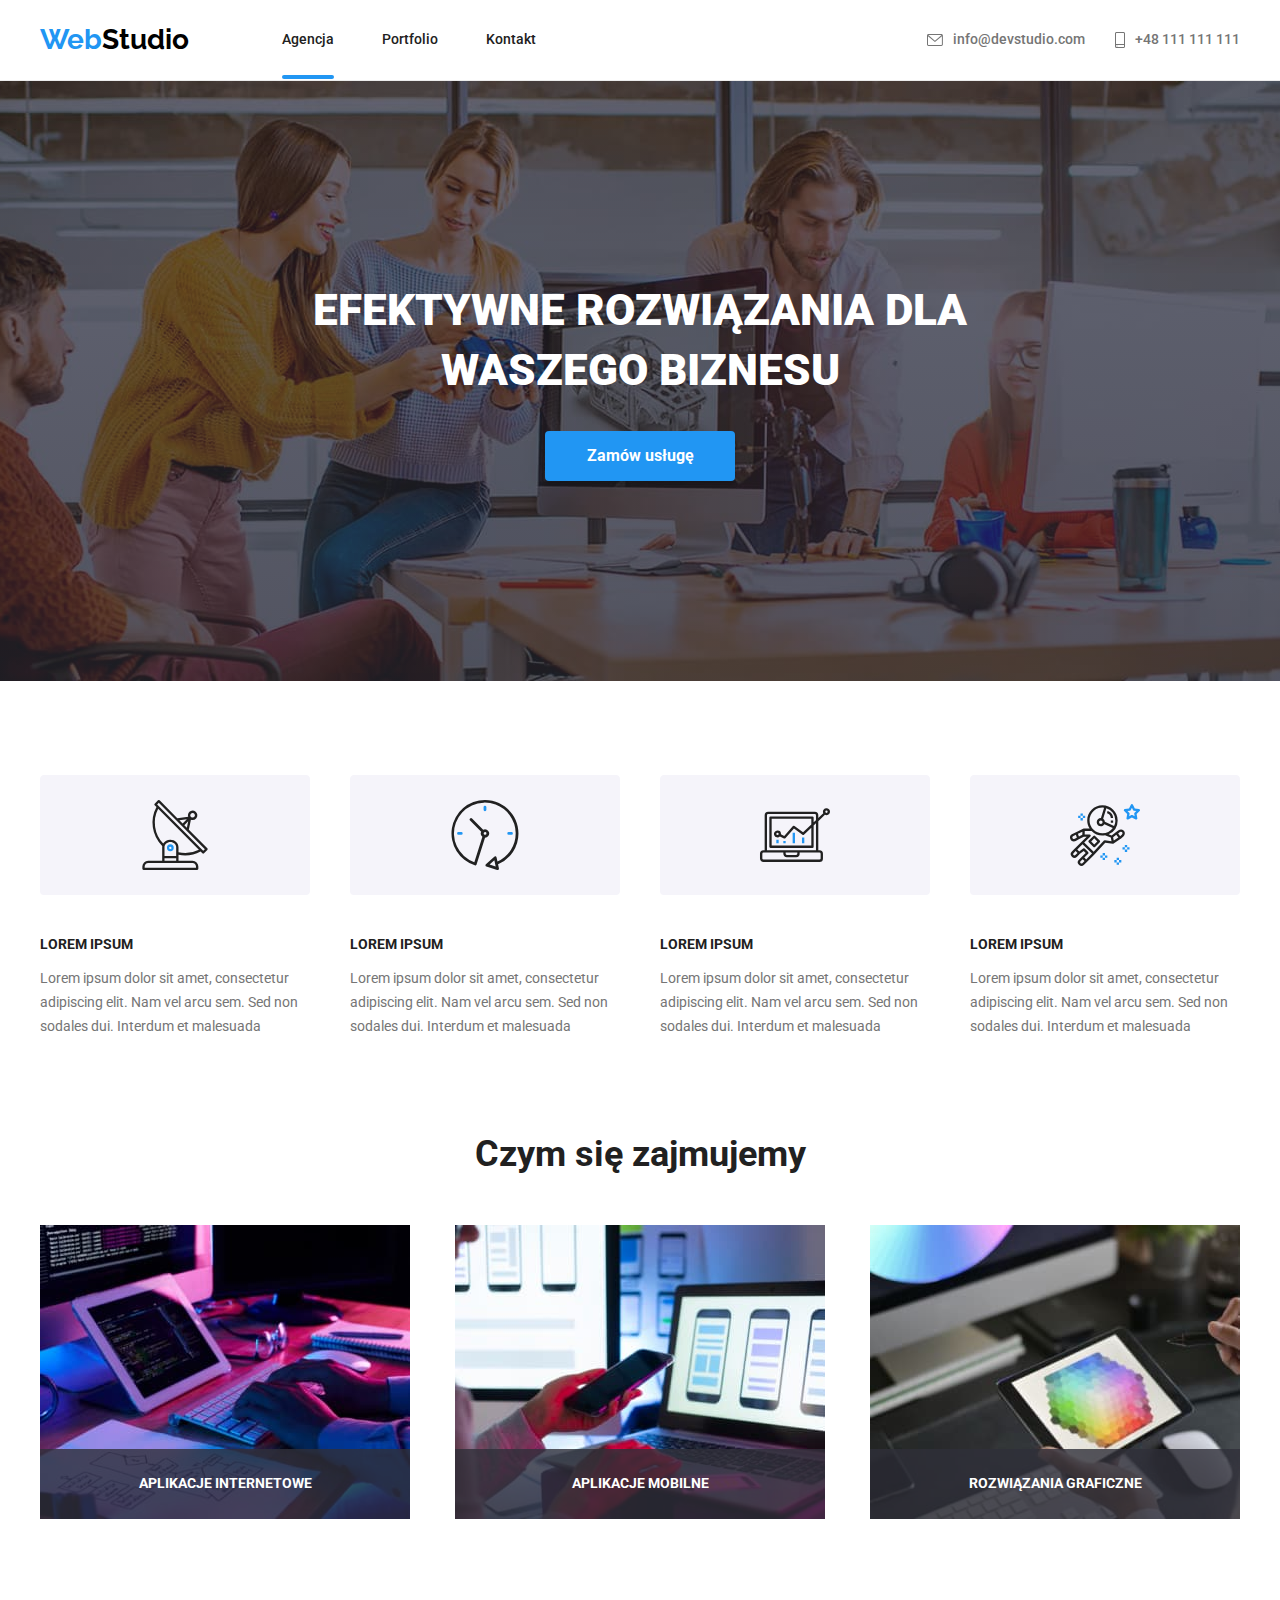
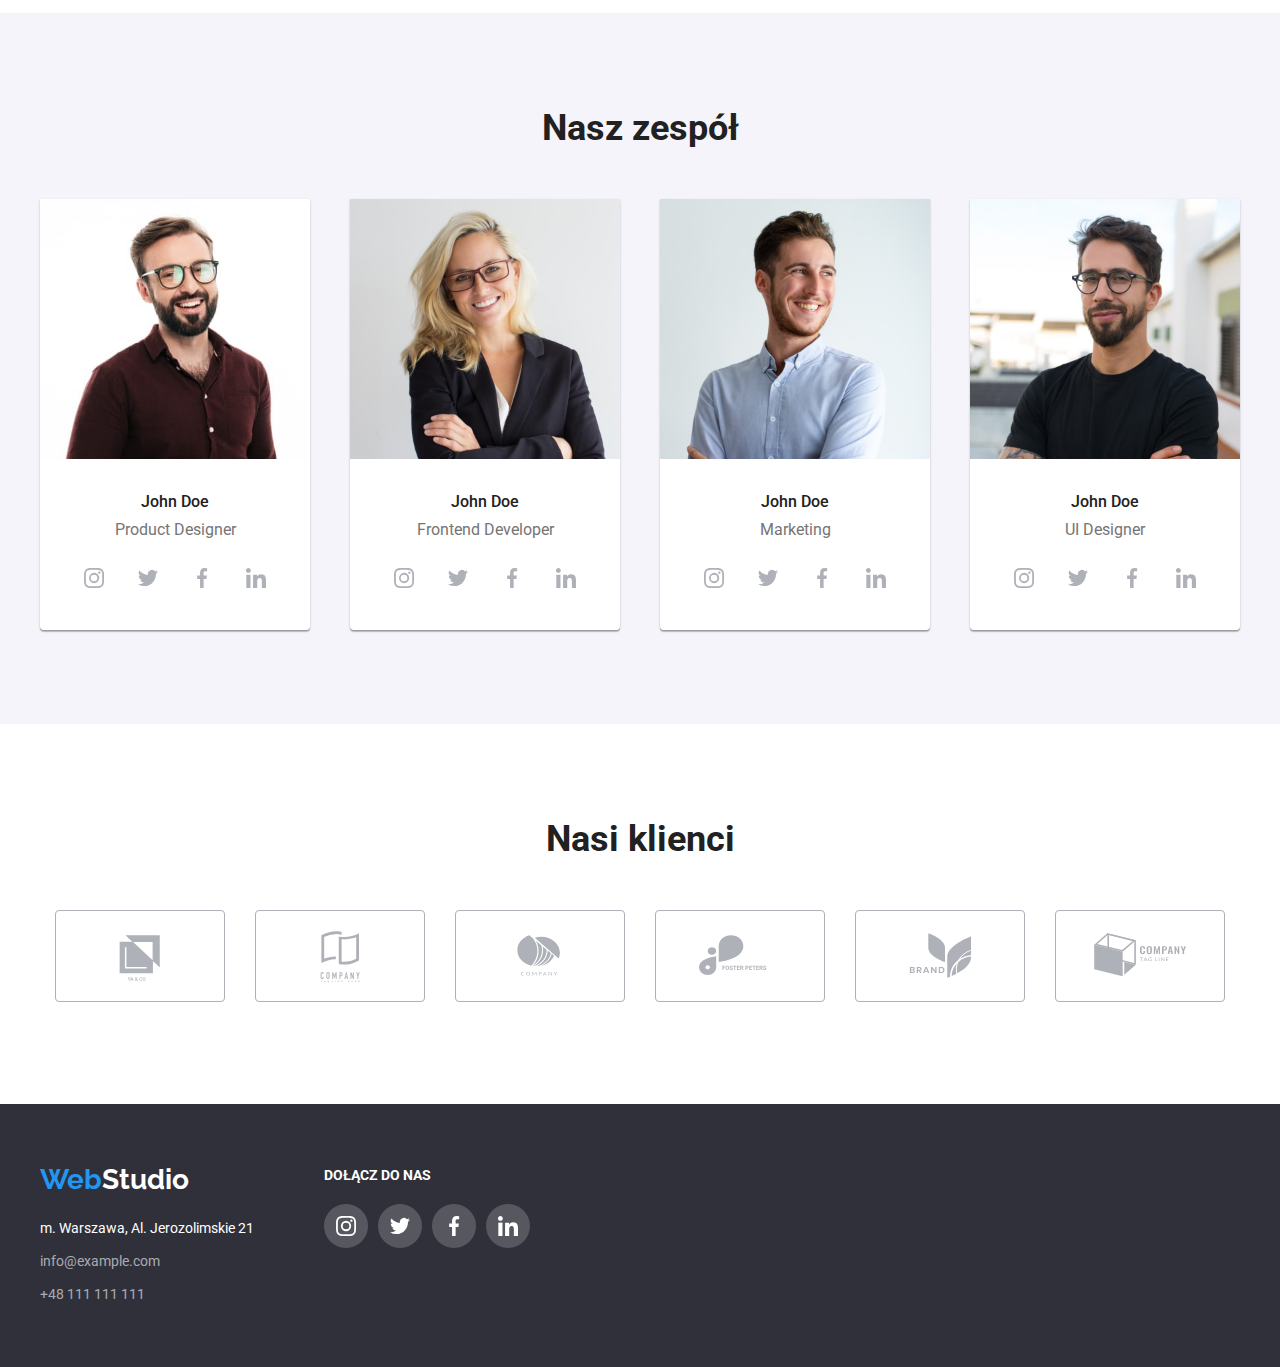
<file: index.html>
<!DOCTYPE html>
<html lang="pl">
  <head>
    <meta charset="UTF-8" />
    <meta http-equiv="X-UA-Compatible" content="IE=edge" />
    <meta name="viewport" content="width=device-width, initial-scale=1.0" />
    <title>Main page</title>
    <link rel="preconnect" href="https://fonts.googleapis.com" />
    <link rel="preconnect" href="https://fonts.gstatic.com" crossorigin />
    <link
      href="https://fonts.googleapis.com/css2?family=Raleway:wght@700&family=Roboto:wght@400;500;700;900&display=swap"
      rel="stylesheet"
    />
    <link rel="stylesheet" href="./css/modern-normalize-min.css" />
    <link rel="stylesheet" href="./css/styles.css" />
  </head>
  <body>
    <header>
      <div class="container header-parent">
        <a href="./index.html" class="logo black"><span class="logo blue">Web</span>Studio</a>
        <nav class="navig">
          <ul class="navigation list-style-none navigation-parent">
            <li><a href="./index.html" class="navigation-link agencja">Agencja</a></li>
            <li><a href="./portfolio.html" class="navigation-link">Portfolio</a></li>
            <li><a href="" class="navigation-link">Kontakt</a></li>
          </ul>
        </nav>
        <ul class="nav-links-parent list-style-none">
          <li>
            <a href="mailto:info@devstudio.com" class="icon-with-text">
              <svg class="icon-nav" width="16" height="12">
                <use href="./images/icons.svg#icon-envelope"></use>
              </svg>
              info@devstudio.com
            </a>
          </li>
          <li>
            <a href="tel:+48111111111" class="icon-with-text">
              <svg class="icon-nav" width="10" height="16">
                <use href="./images/icons.svg#icon-smartphone"></use>
              </svg>
              +48 111 111 111</a
            >
          </li>
        </ul>
      </div>
    </header>
    <main>
      <section class="sec-1-index">
        <div class="container sec-1-parent">
          <h1 class="title-sec-1-index sec-1-item">EFEKTYWNE ROZWIĄZANIA DLA WASZEGO BIZNESU</h1>
          <button type="button" class="but-sec-1-index sec-1-item modal-open" data-modal-open>Zamów usługę</button>
        </div>
      </section>
      <section class="section sec-2">
        <div class="container">
          <ul class="list-style-none sec-2-parent">
            <li class="sec-2-item">
              <svg class="icon-our-assets" width="270" height="120">
                <use href="./images/icons.svg#icon-satelite"></use>
              </svg>
              <h4 class="header4-sec-2-index">LOREM IPSUM</h4>
              <p class="par-sec-2-index">
                Lorem ipsum dolor sit amet, consectetur adipiscing elit. Nam vel arcu sem. Sed non sodales dui. Interdum
                et malesuada
              </p>
            </li>
            <li class="sec-2-item">
              <svg class="icon-our-assets" width="270" height="120">
                <use href="./images/icons.svg#icon-clock"></use>
              </svg>
              <h4 class="header4-sec-2-index">LOREM IPSUM</h4>
              <p class="par-sec-2-index">
                Lorem ipsum dolor sit amet, consectetur adipiscing elit. Nam vel arcu sem. Sed non sodales dui. Interdum
                et malesuada
              </p>
            </li>
            <li class="sec-2-item">
              <svg class="icon-our-assets" width="270" height="120">
                <use href="./images/icons.svg#icon-laptop"></use>
              </svg>
              <h4 class="header4-sec-2-index">LOREM IPSUM</h4>
              <p class="par-sec-2-index">
                Lorem ipsum dolor sit amet, consectetur adipiscing elit. Nam vel arcu sem. Sed non sodales dui. Interdum
                et malesuada
              </p>
            </li>
            <li class="sec-2-item">
              <svg class="icon-our-assets" width="270" height="120">
                <use href="./images/icons.svg#icon-astronaut"></use>
              </svg>
              <h4 class="header4-sec-2-index">LOREM IPSUM</h4>
              <p class="par-sec-2-index">
                Lorem ipsum dolor sit amet, consectetur adipiscing elit. Nam vel arcu sem. Sed non sodales dui. Interdum
                et malesuada
              </p>
            </li>
          </ul>
        </div>
      </section>
      <section class="section">
        <div class="container">
          <h2 class="header2-sec-3-index">Czym się zajmujemy</h2>
          <ul class="list-style-none sec-3-parent">
            <li class="sec-3-item">
              <div class="what-we-do-index">
                <img src="./images/index/service-1.jpg" alt="osoba pisząca na klawiaturze" width="370" height="294" />
                <p class="label-what-we-do-index">APLIKACJE INTERNETOWE</p>
              </div>
            </li>
            <li class="sec-3-item">
              <div class="what-we-do-index">
                <img src="./images/index/service-2.jpg" alt="osoba korzystająca z telefonu" width="370" height="294" />
                <p class="label-what-we-do-index">APLIKACJE MOBILNE</p>
              </div>
            </li>
            <li class="sec-3-item">
              <div class="what-we-do-index">
                <img src="./images/index/service-3.jpg" alt="osoba pracująca na tablecie" width="370" height="294" />
                <p class="label-what-we-do-index">ROZWIĄZANIA GRAFICZNE</p>
              </div>
            </li>
          </ul>
        </div>
      </section>
      <section class="sec-4-index section">
        <div class="container">
          <h2 class="header2-sec-4-index">Nasz zespół</h2>
          <ul class="list-style-none sec-4-parent">
            <li class="sec-4-item">
              <figure class="fig-settings">
                <img src="./images/index/john-doe-1.jpg" alt="John Doe 1" width="270" height="260" />
                <figcaption>
                  <h3 class="header3-sec-4-index">John Doe</h3>
                  <p class="par-sec-4-index">Product Designer</p>
                  <ul class="icons-social-media list-style-none">
                    <li>
                      <a class="circle">
                        <svg class="icon-team" width="44" height="44">
                          <use href="./images/icons.svg#icon-instagram-team"></use>
                        </svg>
                      </a>
                    </li>
                    <li>
                      <a class="circle">
                        <svg class="icon-team" width="44" height="44">
                          <use href="./images/icons.svg#icon-twitter-team"></use>
                        </svg>
                      </a>
                    </li>
                    <li>
                      <a class="circle">
                        <svg class="icon-team" width="44" height="44">
                          <use href="./images/icons.svg#icon-facebook-team"></use>
                        </svg>
                      </a>
                    </li>
                    <li>
                      <a class="circle">
                        <svg class="icon-team" width="44" height="44">
                          <use href="./images/icons.svg#icon-linkedin-team"></use>
                        </svg>
                      </a>
                    </li>
                  </ul>
                </figcaption>
              </figure>
            </li>
            <li class="sec-4-item">
              <figure class="fig-settings">
                <img src="./images/index/john-doe-2.jpg" alt="John Doe 2" width="270" height="260" />
                <figcaption>
                  <h3 class="header3-sec-4-index">John Doe</h3>
                  <p class="par-sec-4-index">Frontend Developer</p>
                  <ul class="icons-social-media list-style-none">
                    <li>
                      <a class="circle">
                        <svg class="icon-team" width="44" height="44">
                          <use href="./images/icons.svg#icon-instagram-team"></use>
                        </svg>
                      </a>
                    </li>
                    <li>
                      <a class="circle">
                        <svg class="icon-team" width="44" height="44">
                          <use href="./images/icons.svg#icon-twitter-team"></use>
                        </svg>
                      </a>
                    </li>
                    <li>
                      <a class="circle">
                        <svg class="icon-team" width="44" height="44">
                          <use href="./images/icons.svg#icon-facebook-team"></use>
                        </svg>
                      </a>
                    </li>
                    <li>
                      <a class="circle">
                        <svg class="icon-team" width="44" height="44">
                          <use href="./images/icons.svg#icon-linkedin-team"></use>
                        </svg>
                      </a>
                    </li>
                  </ul>
                </figcaption>
              </figure>
            </li>
            <li class="sec-4-item">
              <figure class="fig-settings">
                <img src="./images/index/john-doe-3.jpg" alt="John Doe 3" width="270" height="260" />
                <figcaption>
                  <h3 class="header3-sec-4-index">John Doe</h3>
                  <p class="par-sec-4-index">Marketing</p>
                  <ul class="icons-social-media list-style-none">
                    <li>
                      <a class="circle">
                        <svg class="icon-team" width="44" height="44">
                          <use href="./images/icons.svg#icon-instagram-team"></use>
                        </svg>
                      </a>
                    </li>
                    <li>
                      <a class="circle">
                        <svg class="icon-team" width="44" height="44">
                          <use href="./images/icons.svg#icon-twitter-team"></use>
                        </svg>
                      </a>
                    </li>
                    <li>
                      <a class="circle">
                        <svg class="icon-team" width="44" height="44">
                          <use href="./images/icons.svg#icon-facebook-team"></use>
                        </svg>
                      </a>
                    </li>
                    <li>
                      <a class="circle">
                        <svg class="icon-team" width="44" height="44">
                          <use href="./images/icons.svg#icon-linkedin-team"></use>
                        </svg>
                      </a>
                    </li>
                  </ul>
                </figcaption>
              </figure>
            </li>
            <li class="sec-4-item">
              <figure class="fig-settings">
                <img src="./images/index/john-doe-4.jpg" alt="John Doe 4" width="270" height="260" />
                <figcaption>
                  <h3 class="header3-sec-4-index">John Doe</h3>
                  <p class="par-sec-4-index">UI Designer</p>
                  <ul class="icons-social-media list-style-none">
                    <li>
                      <a class="circle">
                        <svg class="icon-team" width="44" height="44">
                          <use href="./images/icons.svg#icon-instagram-team"></use>
                        </svg>
                      </a>
                    </li>
                    <li>
                      <a class="circle">
                        <svg class="icon-team" width="44" height="44">
                          <use href="./images/icons.svg#icon-twitter-team"></use>
                        </svg>
                      </a>
                    </li>
                    <li>
                      <a class="circle">
                        <svg class="icon-team" width="44" height="44">
                          <use href="./images/icons.svg#icon-facebook-team"></use>
                        </svg>
                      </a>
                    </li>
                    <li>
                      <a class="circle">
                        <svg class="icon-team" width="44" height="44">
                          <use href="./images/icons.svg#icon-linkedin-team"></use>
                        </svg>
                      </a>
                    </li>
                  </ul>
                </figcaption>
              </figure>
            </li>
          </ul>
        </div>
      </section>
      <section class="sec-5-index section">
        <div class="container">
          <h2 class="header2-sec-4-index">Nasi klienci</h2>
          <ul class="icons-clients list-style-none">
            <li>
              <svg class="icon-client" width="170" height="92"><use href="./images/icons.svg#icon-client-1"></use></svg>
            </li>
            <li>
              <svg class="icon-client" width="170" height="92"><use href="./images/icons.svg#icon-client-2"></use></svg>
            </li>
            <li>
              <svg class="icon-client" width="170" height="92"><use href="./images/icons.svg#icon-client-3"></use></svg>
            </li>
            <li>
              <svg class="icon-client" width="170" height="92"><use href="./images/icons.svg#icon-client-4"></use></svg>
            </li>
            <li>
              <svg class="icon-client" width="170" height="92"><use href="./images/icons.svg#icon-client-5"></use></svg>
            </li>
            <li>
              <svg class="icon-client" width="170" height="92"><use href="./images/icons.svg#icon-client-6"></use></svg>
            </li>
          </ul>
        </div>
      </section>
    </main>
    <footer class="foot">
      <div class="container foot-parent">
        <div>
          <a href="./index.html" class="logo white"><span class="logo blue">Web</span>Studio</a>
          <address class="addr">
            <ul class="list-style-none addr-list">
              <li class="address-address">m. Warszawa, Al. Jerozolimskie 21</li>
              <li><a href="mailto:info@example.com" class="address-mail">info@example.com</a></li>
              <li><a href="tel:+111111111" class="address-tel">+48 111 111 111</a></li>
            </ul>
          </address>
        </div>
        <div>
          <ul class="footer-join-us list-style-none">
            <li>
              <h4 class="footer-social-media">DOŁĄCZ DO NAS</h4>
            </li>
            <li>
              <ul class="footer-icons-social-media list-style-none">
                <li>
                  <a class="circle2">
                    <svg class="icon-footer" width="44" height="44">
                      <use href="./images/icons.svg#icon-instagram-footer"></use>
                    </svg>
                  </a>
                </li>
                <li>
                  <a class="circle2">
                    <svg class="icon-footer" width="44" height="44">
                      <use href="./images/icons.svg#icon-twitter-footer"></use>
                    </svg>
                  </a>
                </li>
                <li>
                  <a class="circle2">
                    <svg class="icon-footer" width="44" height="44">
                      <use href="./images/icons.svg#icon-facebook-footer"></use>
                    </svg>
                  </a>
                </li>
                <li>
                  <a class="circle2">
                    <svg class="icon-footer" width="44" height="44">
                      <use href="./images/icons.svg#icon-linkedin-footer"></use>
                    </svg>
                  </a>
                </li>
              </ul>
            </li>
          </ul>
        </div>
      </div>
    </footer>
    <div class="backdrop is-hidden" data-modal>
      <div class="modal">
        <button type="button" class="modal-close" data-modal-close>
          <svg width="18" height="18"><use href="./images/icons.svg#close"></use></svg>
        </button>
      </div>
    </div>
    <script src="./js/modal.js"></script>
  </body>
</html>
</file>
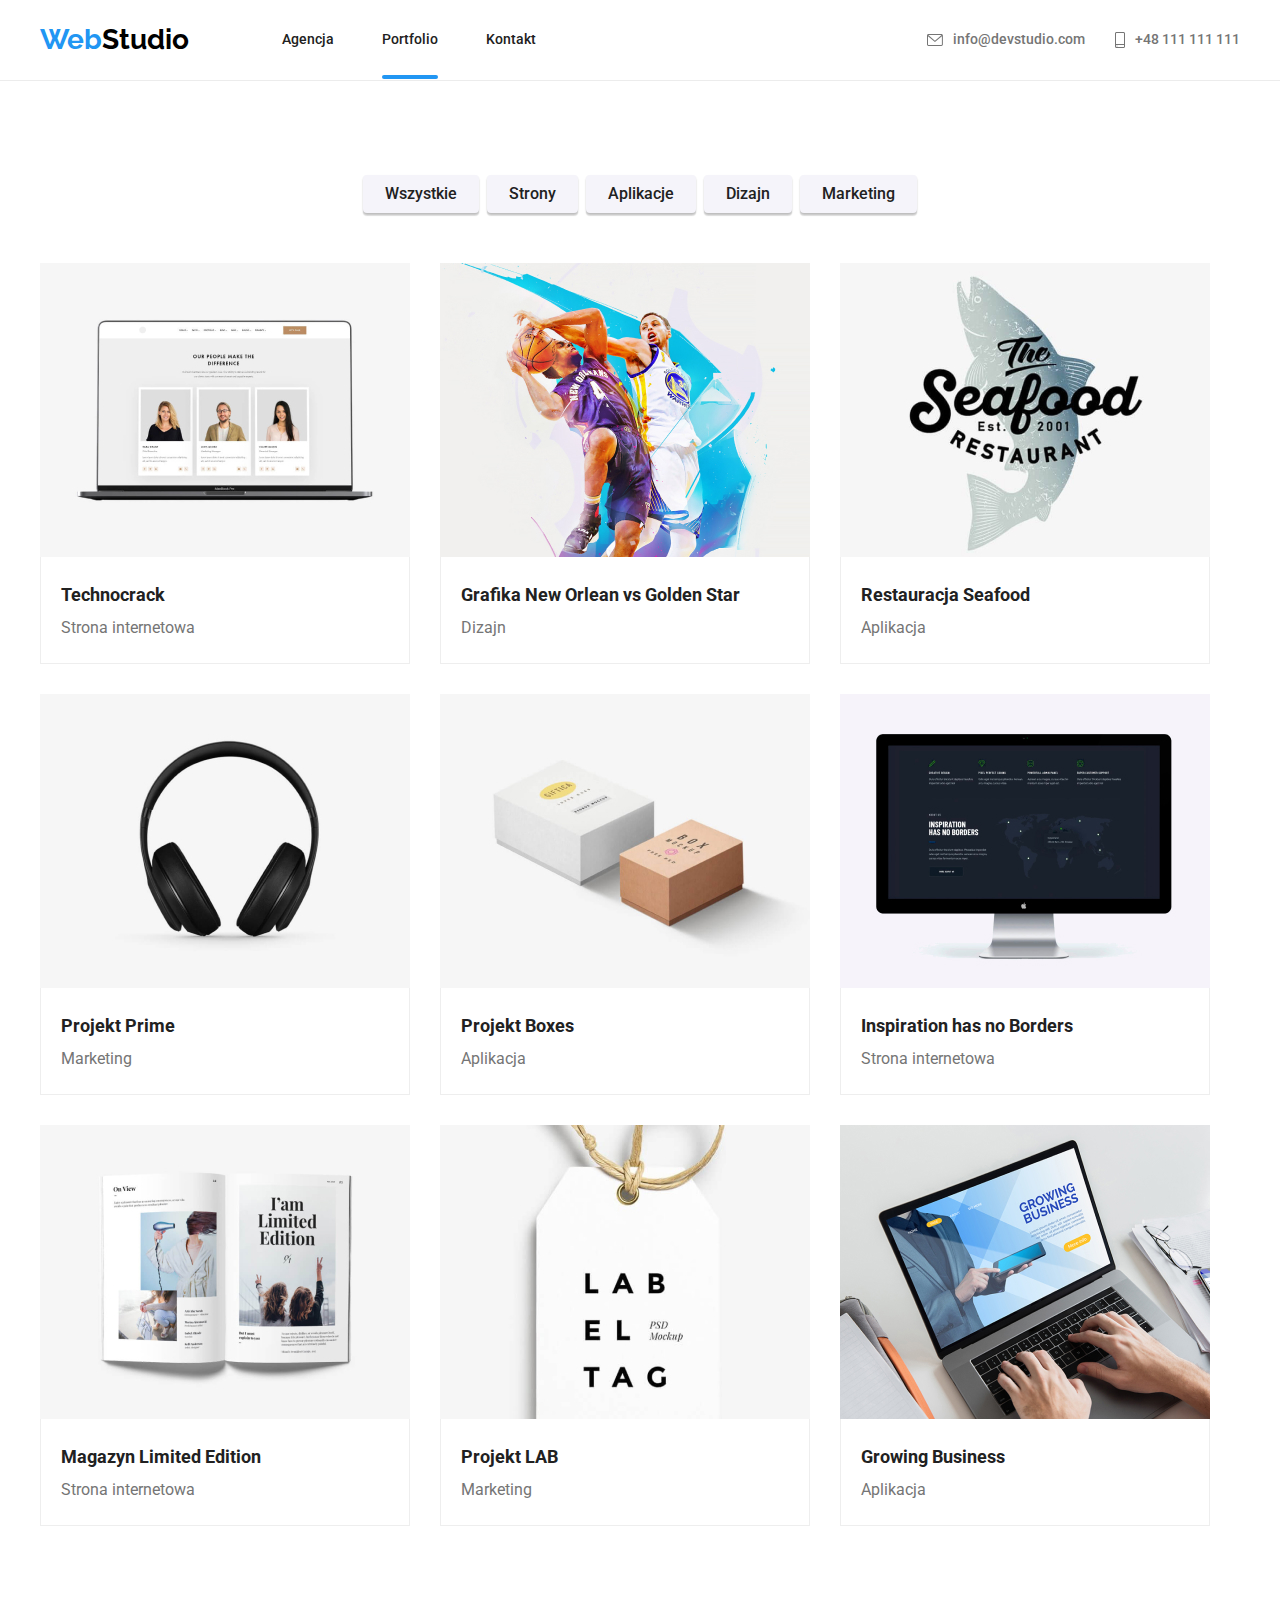
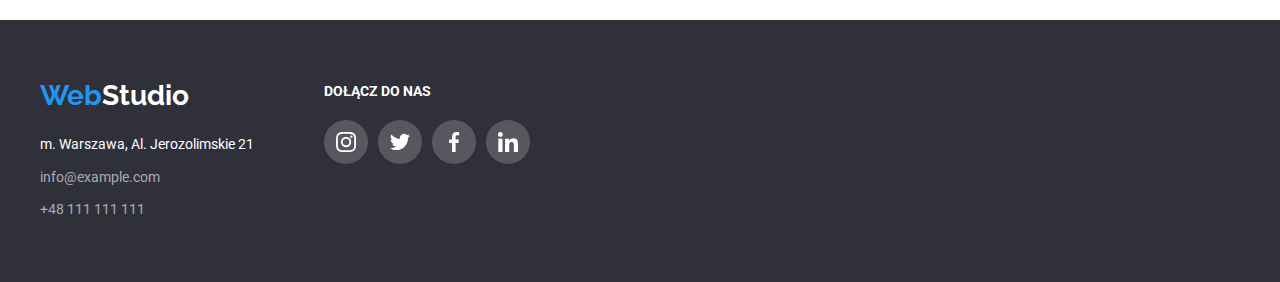
<file: portfolio.html>
<!DOCTYPE html>
<html lang="pl">
  <head>
    <meta charset="UTF-8" />
    <meta http-equiv="X-UA-Compatible" content="IE=edge" />
    <meta name="viewport" content="width=device-width, initial-scale=1.0" />
    <title>Portfolio</title>
    <link rel="preconnect" href="https://fonts.googleapis.com" />
    <link rel="preconnect" href="https://fonts.gstatic.com" crossorigin />
    <link
      href="https://fonts.googleapis.com/css2?family=Raleway:wght@700&family=Roboto:wght@400;500;700;900&display=swap"
      rel="stylesheet"
    />
    <link rel="stylesheet" href="./css/modern-normalize-min.css" />
    <link rel="stylesheet" href="./css/styles.css" />
  </head>
  <body>
    <header>
      <div class="container header-parent">
        <a href="./index.html" class="logo black"><span class="logo blue">Web</span>Studio</a>
        <nav class="navig">
          <ul class="navigation list-style-none navigation-parent">
            <li><a href="./index.html" class="navigation-link">Agencja</a></li>
            <li><a href="./portfolio.html" class="navigation-link portfolio">Portfolio</a></li>
            <li><a href="" class="navigation-link">Kontakt</a></li>
          </ul>
        </nav>
        <ul class="nav-links-parent list-style-none">
          <li>
            <a href="mailto:info@devstudio.com" class="icon-with-text">
              <svg class="icon-nav" width="16" height="12">
                <use href="./images/icons.svg#icon-envelope"></use>
              </svg>
              info@devstudio.com
            </a>
          </li>
          <li>
            <a href="tel:+48111111111" class="icon-with-text">
              <svg class="icon-nav" width="10" height="16">
                <use href="./images/icons.svg#icon-smartphone"></use>
              </svg>
              +48 111 111 111</a
            >
          </li>
        </ul>
      </div>
    </header>
    <main>
      <section class="section">
        <div class="container">
          <ul class="ul-sec-1-portfolio list-style-none portfolio-buttons-parent">
            <li class="portfolio-buttons-item"><button type="button">Wszystkie</button></li>
            <li class="portfolio-buttons-item"><button type="button">Strony</button></li>
            <li class="portfolio-buttons-item"><button type="button">Aplikacje</button></li>
            <li class="portfolio-buttons-item"><button type="button">Dizajn</button></li>
            <li class="portfolio-buttons-item"><button type="button">Marketing</button></li>
          </ul>
        </div>
        <div class="container">
          <ul class="list-style-none portfolio-cards-parent">
            <li class="portfolio-cards-item">
              <figure>
                <div class="box">
                  <img
                    src="./images/portfolio/technocrack.jpg"
                    alt="Technocrack"
                    width="370"
                    height="294"
                    class="image"
                  />
                  <div class="overlay">
                    <p>
                      Technocrack jest popularną platformą wykorzystywaną do rozpowszechniania koronawirusa.<br />
                      Firmy wykorzystują tę platformę do celów szpiegowskich i ataków na niezabezpieczone serwery
                      konkurencji
                    </p>
                  </div>
                </div>

                <figcaption class="figcap-sec2-portfolio">
                  <h3 class="header3-sec-2-portfolio">Technocrack</h3>
                  <p class="par-sec-2-portfolio">Strona internetowa</p>
                </figcaption>
              </figure>
            </li>
            <li class="portfolio-cards-item">
              <figure>
                <div class="box">
                  <img
                    src="./images/portfolio/new-orlean-vs-golden-star.jpg"
                    alt="Grafika New Orlean vs Golden Star"
                    width="370"
                    height="294"
                    class="image"
                  />
                  <div class="overlay">
                    <p>
                      Technocrack jest popularną platformą wykorzystywaną do rozpowszechniania koronawirusa.<br />
                      Firmy wykorzystują tę platformę do celów szpiegowskich i ataków na niezabezpieczone serwery
                      konkurencji
                    </p>
                  </div>
                </div>
                <figcaption class="figcap-sec2-portfolio">
                  <h3 class="header3-sec-2-portfolio">Grafika New Orlean vs Golden Star</h3>
                  <p class="par-sec-2-portfolio">Dizajn</p>
                </figcaption>
              </figure>
            </li>
            <li class="portfolio-cards-item">
              <figure>
                <div class="box">
                  <img
                    src="./images/portfolio/restaurant-seafood.jpg"
                    alt="Restauracja Seafood"
                    width="370"
                    height="294"
                    class="image"
                  />
                  <div class="overlay">
                    <p>
                      Technocrack jest popularną platformą wykorzystywaną do rozpowszechniania koronawirusa.<br />
                      Firmy wykorzystują tę platformę do celów szpiegowskich i ataków na niezabezpieczone serwery
                      konkurencji
                    </p>
                  </div>
                </div>
                <figcaption class="figcap-sec2-portfolio">
                  <h3 class="header3-sec-2-portfolio">Restauracja Seafood</h3>
                  <p class="par-sec-2-portfolio">Aplikacja</p>
                </figcaption>
              </figure>
            </li>
            <li class="portfolio-cards-item">
              <figure>
                <div class="box">
                  <img
                    src="./images/portfolio/project-prime.jpg"
                    alt="Projekt Prime"
                    width="370"
                    height="294"
                    class="image"
                  />
                  <div class="overlay">
                    <p>
                      Technocrack jest popularną platformą wykorzystywaną do rozpowszechniania koronawirusa.<br />
                      Firmy wykorzystują tę platformę do celów szpiegowskich i ataków na niezabezpieczone serwery
                      konkurencji
                    </p>
                  </div>
                </div>
                <figcaption class="figcap-sec2-portfolio">
                  <h3 class="header3-sec-2-portfolio">Projekt Prime</h3>
                  <p class="par-sec-2-portfolio">Marketing</p>
                </figcaption>
              </figure>
            </li>
            <li class="portfolio-cards-item">
              <figure>
                <div class="box">
                  <img
                    src="./images/portfolio/project-boxes.jpg"
                    alt="Projekt Boxes"
                    width="370"
                    height="294"
                    class="image"
                  />
                  <div class="overlay">
                    <p>
                      Technocrack jest popularną platformą wykorzystywaną do rozpowszechniania koronawirusa.<br />
                      Firmy wykorzystują tę platformę do celów szpiegowskich i ataków na niezabezpieczone serwery
                      konkurencji
                    </p>
                  </div>
                </div>
                <figcaption class="figcap-sec2-portfolio">
                  <h3 class="header3-sec-2-portfolio">Projekt Boxes</h3>
                  <p class="par-sec-2-portfolio">Aplikacja</p>
                </figcaption>
              </figure>
            </li>
            <li class="portfolio-cards-item">
              <figure>
                <div class="box">
                  <img
                    src="./images/portfolio/inspiration-has-no-borders.jpg"
                    alt="Inspiration has no Borders"
                    width="370"
                    height="294"
                    class="image"
                  />
                  <div class="overlay">
                    <p>
                      Technocrack jest popularną platformą wykorzystywaną do rozpowszechniania koronawirusa.<br />
                      Firmy wykorzystują tę platformę do celów szpiegowskich i ataków na niezabezpieczone serwery
                      konkurencji
                    </p>
                  </div>
                </div>
                <figcaption class="figcap-sec2-portfolio">
                  <h3 class="header3-sec-2-portfolio">Inspiration has no Borders</h3>
                  <p class="par-sec-2-portfolio">Strona internetowa</p>
                </figcaption>
              </figure>
            </li>
            <li class="portfolio-cards-item">
              <figure>
                <div class="box">
                  <img
                    src="./images/portfolio/limited-edition.jpg"
                    alt="Magazyn Limited Edition"
                    width="370"
                    height="294"
                    class="image"
                  />
                  <div class="overlay">
                    <p>
                      Technocrack jest popularną platformą wykorzystywaną do rozpowszechniania koronawirusa.<br />
                      Firmy wykorzystują tę platformę do celów szpiegowskich i ataków na niezabezpieczone serwery
                      konkurencji
                    </p>
                  </div>
                </div>
                <figcaption class="figcap-sec2-portfolio">
                  <h3 class="header3-sec-2-portfolio">Magazyn Limited Edition</h3>
                  <p class="par-sec-2-portfolio">Strona internetowa</p>
                </figcaption>
              </figure>
            </li>
            <li class="portfolio-cards-item">
              <figure>
                <div class="box">
                  <img
                    src="./images/portfolio/project-lab.jpg"
                    alt="Projekt LAB"
                    width="370"
                    height="294"
                    class="image"
                  />
                  <div class="overlay">
                    <p>
                      Technocrack jest popularną platformą wykorzystywaną do rozpowszechniania koronawirusa.<br />
                      Firmy wykorzystują tę platformę do celów szpiegowskich i ataków na niezabezpieczone serwery
                      konkurencji
                    </p>
                  </div>
                </div>
                <figcaption class="figcap-sec2-portfolio">
                  <h3 class="header3-sec-2-portfolio">Projekt LAB</h3>
                  <p class="par-sec-2-portfolio">Marketing</p>
                </figcaption>
              </figure>
            </li>
            <li class="portfolio-cards-item">
              <figure>
                <div class="box">
                  <img
                    src="./images/portfolio/growing-business.jpg"
                    alt="Growing Business"
                    width="370"
                    height="294"
                    class="image"
                  />
                  <div class="overlay">
                    <p>
                      Technocrack jest popularną platformą wykorzystywaną do rozpowszechniania koronawirusa.<br />
                      Firmy wykorzystują tę platformę do celów szpiegowskich i ataków na niezabezpieczone serwery
                      konkurencji
                    </p>
                  </div>
                </div>
                <figcaption class="figcap-sec2-portfolio">
                  <h3 class="header3-sec-2-portfolio">Growing Business</h3>
                  <p class="par-sec-2-portfolio">Aplikacja</p>
                </figcaption>
              </figure>
            </li>
          </ul>
        </div>
      </section>
    </main>
    <footer class="foot">
      <div class="container foot-parent">
        <div>
          <a href="./index.html" class="logo white"><span class="logo blue">Web</span>Studio</a>
          <address class="addr">
            <ul class="list-style-none addr-list">
              <li class="address-address">m. Warszawa, Al. Jerozolimskie 21</li>
              <li><a href="mailto:info@example.com" class="address-mail">info@example.com</a></li>
              <li><a href="tel:+111111111" class="address-tel">+48 111 111 111</a></li>
            </ul>
          </address>
        </div>
        <div>
          <ul class="footer-join-us list-style-none">
            <li>
              <h4 class="footer-social-media">DOŁĄCZ DO NAS</h4>
            </li>
            <li>
              <ul class="footer-icons-social-media list-style-none">
                <li>
                  <a class="circle2">
                    <svg class="icon-footer" width="44" height="44">
                      <use href="./images/icons.svg#icon-instagram-footer"></use>
                    </svg>
                  </a>
                </li>
                <li>
                  <a class="circle2">
                    <svg class="icon-footer" width="44" height="44">
                      <use href="./images/icons.svg#icon-twitter-footer"></use>
                    </svg>
                  </a>
                </li>
                <li>
                  <a class="circle2">
                    <svg class="icon-footer" width="44" height="44">
                      <use href="./images/icons.svg#icon-facebook-footer"></use>
                    </svg>
                  </a>
                </li>
                <li>
                  <a class="circle2">
                    <svg class="icon-footer" width="44" height="44">
                      <use href="./images/icons.svg#icon-linkedin-footer"></use>
                    </svg>
                  </a>
                </li>
              </ul>
            </li>
          </ul>
        </div>
      </div>
    </footer>
  </body>
</html>
</file>
<file: css/styles.css>
:root {
  --text-black: #000000;
  --text-dark-grey: #212121;
  --text-grey: #757575;
  --text-blue: #2196f3;
  --text-white: #ffffff;
  --bg-dark-grey: #2f303a;
  --bg-blue: #2196f3;
  --bg-blue-rgba: rgba(33, 150, 243, 0.9);
  --bg-grey: #f5f4fa;
  --bg-white: #ffffff;
  --bg-backdrop: rgba(0, 0, 0, 0.2);
  --border-grey: #eeeeee;
  --border-header: #ececec;
  --border-semi-grey: #afb1b8;
  --link-transparent-grey: rgba(255, 255, 255, 60%);
  --icons-grey: #757575;
  --icons-semi-grey: #afb1b8;
  --icons-white: #ffffff;
  --icons-blue: #2196f3;
  --icons-border: #0000001a;
  --icons-transparent-grey: rgba(255, 255, 255, 0.1);
  --label: rgba(47, 48, 58, 0.8);
}

body {
  font-family: "Roboto", sans-serif;
  font-size: 14px;
  line-height: 1.71;
  color: var(--text-grey);
}

* {
  padding: 0;
  margin: 0;
  box-sizing: border-box;
}

.container {
  width: 1200px;
  margin: 0 auto;
  /* background-color: yellow; */
}

.list-style-none {
  list-style: none;
}

.logo {
  font-family: "Raleway", sans-serif;
  font-weight: 700;
  font-size: 28px;
  line-height: 1.17;
  text-decoration: none;
}

.logo.black {
  color: var(--text-black);
}

.logo.white {
  color: var(--text-white);
}

.logo.blue {
  color: var(--text-blue);
}

.navigation-link {
  text-decoration: none;
  font-weight: 500;
  color: var(--text-dark-grey);
  transition-property: color;
  transition-duration: 250ms;
  transition-timing-function: cubic-bezier(0.4, 0, 0.2, 1);
}

.agencja,
.portfolio {
  position: relative;
}

.agencja::after,
.portfolio::after {
  position: absolute;
  bottom: -32px;
  content: "";
  display: block;
  height: 4px;
  width: 100%;
  background: var(--bg-blue);
  border-radius: 2px;
}

.address-address,
.address-mail,
.address-tel {
  transition-property: color;
  transition-duration: 250ms;
  transition-timing-function: cubic-bezier(0.4, 0, 0.2, 1);
}

.navigation-link:focus,
.navigation-link:hover,
.nav-links-parent li a:focus,
.nav-links-parent li a:hover,
.address-address:focus,
.address-address:hover,
.address-mail:focus,
.address-mail:hover,
.address-tel:focus,
.address-tel:hover {
  color: var(--text-blue);
}

.nav-links-parent li a {
  text-decoration: none;
  font-weight: 500;
  color: var(--text-grey);
}

.sec-1-index {
  background-color: var(--bg-dark-grey);
  background-image: linear-gradient(rgba(47, 48, 58, 0.4), rgba(47, 48, 58, 0.6)),
    url(../images/index/people-at-the-office.jpg);
  background-repeat: no-repeat;
  background-position: 50%;
  background-size: 1600px 600px;
  font-weight: 900;
  font-size: 44px;
  line-height: 1.36;
  text-align: center;
  color: var(--text-white);
}

.title-sec-1-index {
  font-weight: 900;
  font-size: 44px;
  line-height: 1.36;
  width: 696px;
  height: 120px;
  margin-bottom: 30px;
}

.but-sec-1-index {
  background-color: var(--bg-blue);
  color: var(--text-white);
  font-weight: 700;
  font-size: 16px;
  line-height: 1.87;
  cursor: pointer;
  padding: 10px 41px 10px 42px;
  border: none;
  border-radius: 4px;
  box-shadow: 0px 4px 4px rgba(0, 0, 0, 0.15);
}

.header4-sec-2-index {
  color: var(--text-dark-grey);
  font-weight: 700;
  margin-bottom: 10px;
}

.header2-sec-3-index {
  color: var(--text-dark-grey);
  font-weight: 700;
  font-size: 36px;
  line-height: 1.17;
  text-align: center;
}

.what-we-do-index {
  position: relative;
  width: 370px;
  height: 294px;
}

.label-what-we-do-index {
  display: flex;
  justify-content: center;
  align-items: center;
  background-color: var(--label);
  color: var(--text-white);
  font-weight: bold;
  position: absolute;
  width: 100%;
  height: 70px;
  bottom: 0;
}

.label-what-we-do-index:focus,
.label-what-we-do-index:hover {
  filter: drop-shadow(0px 4px 4px rgba(0, 0, 0, 0.25));
}

.sec-4-index {
  background-color: var(--bg-grey);
}

.header2-sec-4-index {
  color: var(--text-dark-grey);
  font-weight: 700;
  font-size: 36px;
  line-height: 1.17;
  text-align: center;
}

.header3-sec-4-index {
  color: var(--text-dark-grey);
  font-weight: 500;
  line-height: 1.17;
}

.par-sec-4-index {
  font-size: 16px;
  line-height: 1.17;
}

.foot {
  background-color: var(--bg-dark-grey);
}

.addr {
  font-style: normal;
  color: var(--text-white);
  text-decoration: none;
}

.address-mail,
.address-tel {
  text-decoration: none;
  color: var(--link-transparent-grey);
}

.ul-sec-1-portfolio li button {
  color: var(--text-dark-grey);
  background-color: var(--bg-grey);
  border: none;
  font-size: 16px;
  line-height: 1.62;
  font-weight: 500;
  cursor: pointer;
  padding: 6px 22px;
  border-radius: 4px;
  box-shadow: 0px 3px 1px rgba(0, 0, 0, 0.1), 0px 1px 2px rgba(0, 0, 0, 0.08), 0px 2px 2px rgba(0, 0, 0, 0.12);
  transition-property: color, background-color;
  transition-duration: 250ms;
  transition-timing-function: cubic-bezier(0.4, 0, 0.2, 1);
}

.ul-sec-1-portfolio li button:focus,
.ul-sec-1-portfolio li button:hover {
  color: var(--text-white);
  background-color: var(--bg-blue);
  font-size: 16px;
  line-height: 1.62;
  font-weight: 500;
}

.figcap-sec2-portfolio {
  border: 1px solid var(--border-grey);
  border-top: none;
  padding: 20px;
}

.image {
  display: block;
}

.header3-sec-2-portfolio {
  color: var(--text-dark-grey);
  font-weight: 700;
  font-size: 18px;
  line-height: 2;
}

.par-sec-2-portfolio {
  font-size: 16px;
  line-height: 1.87;
}

/*29.12.2022*/

/* header-container settings */

.header-parent {
  display: flex;
  width: 1200px;
  height: 80px;
  align-items: center;
  justify-content: space-between;
}

.navigation-parent {
  display: flex;
  width: 254px;
  justify-content: space-between;
  /* background-color: teal; */
  /* border: dotted violet 2px; */
}

.nav-links-parent {
  display: flex;
  width: 295px;
  justify-content: flex-end;
  gap: 30px;
  flex-grow: 0.5;
  /* background-color: orange; */
  /* border: dotted violet 2px; */
}

.icon-with-text {
  display: flex;
  align-items: center;
  gap: 10px;
  transition-property: color;
  transition-duration: 250ms;
  transition-timing-function: cubic-bezier(0.4, 0, 0.2, 1);
}

.icon-with-text:hover,
.icon-with-text:focus {
  color: var(--text-blue);
}

.icon-nav {
  fill: var(--icons-grey);
  transition-property: fill;
  transition-duration: 250ms;
  transition-timing-function: cubic-bezier(0.4, 0, 0.2, 1);
}

.icon-with-text:hover .icon-nav,
.icon-with-text:focus .icon-nav {
  fill: var(--text-blue);
}

.sec-1-parent {
  display: flex;
  flex-direction: column;
  height: 600px;
  justify-content: center;
  align-items: center;
  padding: 200px 452px;
}

.sec-2-parent {
  display: flex;
  justify-content: space-between;
}

.sec-2-parent .sec-2-item {
  width: 270px;
}

.sec-2-parent .sec-2-item:not(:first-child) {
  margin-left: 30px;
}

.sec-3-parent {
  display: flex;
  justify-content: space-between;
}

.sec-3-parent .sec-3-item {
  margin-top: 50px;
}

.sec-3-parent .sec-3-item:not(:first-child) {
  margin-left: 30px;
}

.sec-4-parent {
  display: flex;
  justify-content: space-between;
}

.sec-4-parent .sec-4-item {
  margin-top: 50px;
}

.sec-4-parent .sec-4-item:not(:first-child) {
  margin-left: 30px;
}

.fig-settings {
  background-color: var(--bg-white);
  width: 270px;
  border-radius: 0 0 4px 4px;
  box-shadow: 0px 1px 3px rgba(0, 0, 0, 0.12), 0px 1px 1px rgba(0, 0, 0, 0.14), 0px 2px 1px rgba(0, 0, 0, 0.2);
}

.fig-settings > figcaption {
  text-align: center;
  padding-top: 25px;
  padding-bottom: 25px;
}

.fig-settings > figcaption > h3 {
  margin-bottom: 10px;
}

.foot-parent {
  padding-top: 60px;
  padding-bottom: 60px;
  display: flex;
}

.addr-list > li:not(:last-child) {
  margin-bottom: 9px;
}

.addr-list > li:first-child {
  margin-top: 20px;
}

.portfolio-buttons-parent {
  display: flex;
  justify-content: center;
  margin-bottom: 50px;
}

.portfolio-buttons-parent .portfolio-buttons-item:not(:first-child) {
  margin-left: 8px;
}

.portfolio-cards-parent {
  display: flex;
  flex-wrap: wrap;
  gap: 30px;
}

.portfolio-cards-item {
  flex-basis: calc((100% - 2 * 30px) / 3);
  max-width: 370px;
  max-height: 404px;
  transition-property: background-color, box-shadow;
  transition-duration: 250ms;
  transition-timing-function: cubic-bezier(0.4, 0, 0.2, 1);
}

.portfolio-cards-item:hover,
.portfolio-cards-item:focus {
  background-color: var(--bg-white);
  border: 0 1px 1px 1px solid var(--border-grey);
  box-shadow: 0px 1px 1px rgba(0, 0, 0, 0.12), 0px 4px 4px rgba(0, 0, 0, 0.06), 1px 4px 6px rgba(0, 0, 0, 0.16);
  cursor: pointer;
}

.section {
  padding-top: 94px;
  padding-bottom: 94px;
  /* background-color: teal; */
}

.sec-2 {
  padding-bottom: 0;
}

header {
  border-bottom: var(--border-header) 1px solid;
}

.navig {
  flex-grow: 1;
  /* background-color: violet; */
  padding-left: 93px;
}

.icon-team {
  fill: var(--icons-semi-grey);
  transition-property: fill;
  transition-duration: 250ms;
  transition-timing-function: cubic-bezier(0.4, 0, 0.2, 1);
}

.icon-team:hover,
.icon-team:focus {
  fill: var(--icons-white);
  cursor: pointer;
}

.icon-our-assets {
  margin-bottom: 30px;
}

.icons-social-media {
  display: flex;
  justify-content: space-between;
  margin-left: 32px;
  margin-right: 32px;
}

.icons-social-media li svg {
  width: 44px;
  height: 44px;
}

.icons-clients {
  display: flex;
  justify-content: center;
}

.icons-clients li:not(:last-child) {
  margin-right: 30px;
}

.icon-client {
  border: 1px solid var(--border-semi-grey);
  border-radius: 4px;
  margin-top: 50px;
  fill: var(--icons-semi-grey);
  transition-property: fill, border;
  transition-duration: 250ms;
  transition-timing-function: cubic-bezier(0.4, 0, 0.2, 1);
}

.icon-client:focus,
.icon-client:hover {
  fill: var(--icons-blue);
  border: 1px solid var(--icons-blue);
  cursor: pointer;
}

/* .icon-footer {
  fill: var(--icons-white);
} */

.icon-footer:hover,
.icon-footer:focus {
  cursor: pointer;
}

.footer-social-media {
  color: var(--icons-white);
}

.footer-icons-social-media {
  display: flex;
  justify-content: space-between;
}

.footer-icons-social-media li svg {
  width: 44px;
  height: 44px;
}

.footer-icons-social-media li:not(:last-child) {
  padding-right: 10px;
}

.footer-join-us {
  margin-left: 70px;
}

.circle {
  display: flex;
  justify-content: center;
  align-items: center;
  height: 44px;
  width: 44px;
  background-color: var(--bg-white);
  border-radius: 100px;
  margin-top: 16px;
  margin-bottom: 5px;
  transition-property: background-color;
  transition-duration: 250ms;
  transition-timing-function: cubic-bezier(0.4, 0, 0.2, 1);
}

.circle:hover {
  background-color: var(--bg-blue);
}

.circle2 {
  display: flex;
  justify-content: center;
  align-items: center;
  height: 44px;
  width: 44px;
  background-color: var(--icons-transparent-grey);
  border-radius: 100px;
  margin-top: 16px;
  margin-bottom: 5px;
  transition-property: background-color;
  transition-duration: 250ms;
  transition-timing-function: cubic-bezier(0.4, 0, 0.2, 1);
}

.circle2:hover {
  background-color: var(--bg-blue);
}

/* 15.01 */

.box {
  position: relative;
  width: 370px;
  height: 294px;
  overflow: hidden;
}

.overlay {
  width: 370px;
  height: 294px;
  background-color: var(--bg-blue-rgba);
  padding: 49px 45px 49px 24px;
  color: var(--text-white);
  font-size: 18px;
  line-height: 1.55;
  position: absolute;
  /* display: flex; */
  /* z-index: 3; */
  transition-property: transform;
  transition-duration: 250ms;
  transition-timing-function: cubic-bezier(0.4, 0, 0.2, 1);
}

.portfolio-cards-item:hover .overlay {
  transform: translateY(-100%);
}

.backdrop {
  position: fixed;
  top: 0;
  left: o;
  z-index: 1;
  height: 100%;
  width: 100%;
  background-color: var(--bg-backdrop);
  display: flex;
  justify-content: center;
  align-items: center;
  transition-property: opacity, visibility;
  transition-duration: 250ms;
  transition-timing-function: cubic-bezier(0.4, 0, 0.2, 1);
  /* transition: opacity 250ms cubic-bezier(0.4, 0, 0.2, 1), visibility 250ms cubic-bezier(0.4, 0, 0.2, 1); */
}

.is-hidden {
  pointer-events: none;
  visibility: hidden;
  opacity: 0;
}

.modal {
  display: block;
  position: absolute;
  top: 221;
  left: 536;
  width: 528px;
  height: 581px;
  border-radius: 4px;
  background-color: var(--bg-white);
  z-index: 1;
  filter: drop-shadow(0px 4px 4px rgba(0, 0, 0, 0.25));
  /* przy tych transformacjach translateX/Y należy ustawić top i left: 50% 
  top: 50%;
  left: 50%;  */
  transition-property: visibility, opacity, transform;
  transition-duration: 4s;
  transform: /*rotate(360deg)*/ scale(1);
  visibility: visible;
  opacity: 1;
}

.modal-close {
  position: absolute;
  top: 8px;
  right: 8px;
  width: 30px;
  height: 30px;
  background-color: var(--bg-white);
  border: 1px solid var(--icons-border);
  border-radius: 50%;
  cursor: pointer;
  display: flex;
  justify-content: center;
  align-items: center;
}
</file>
